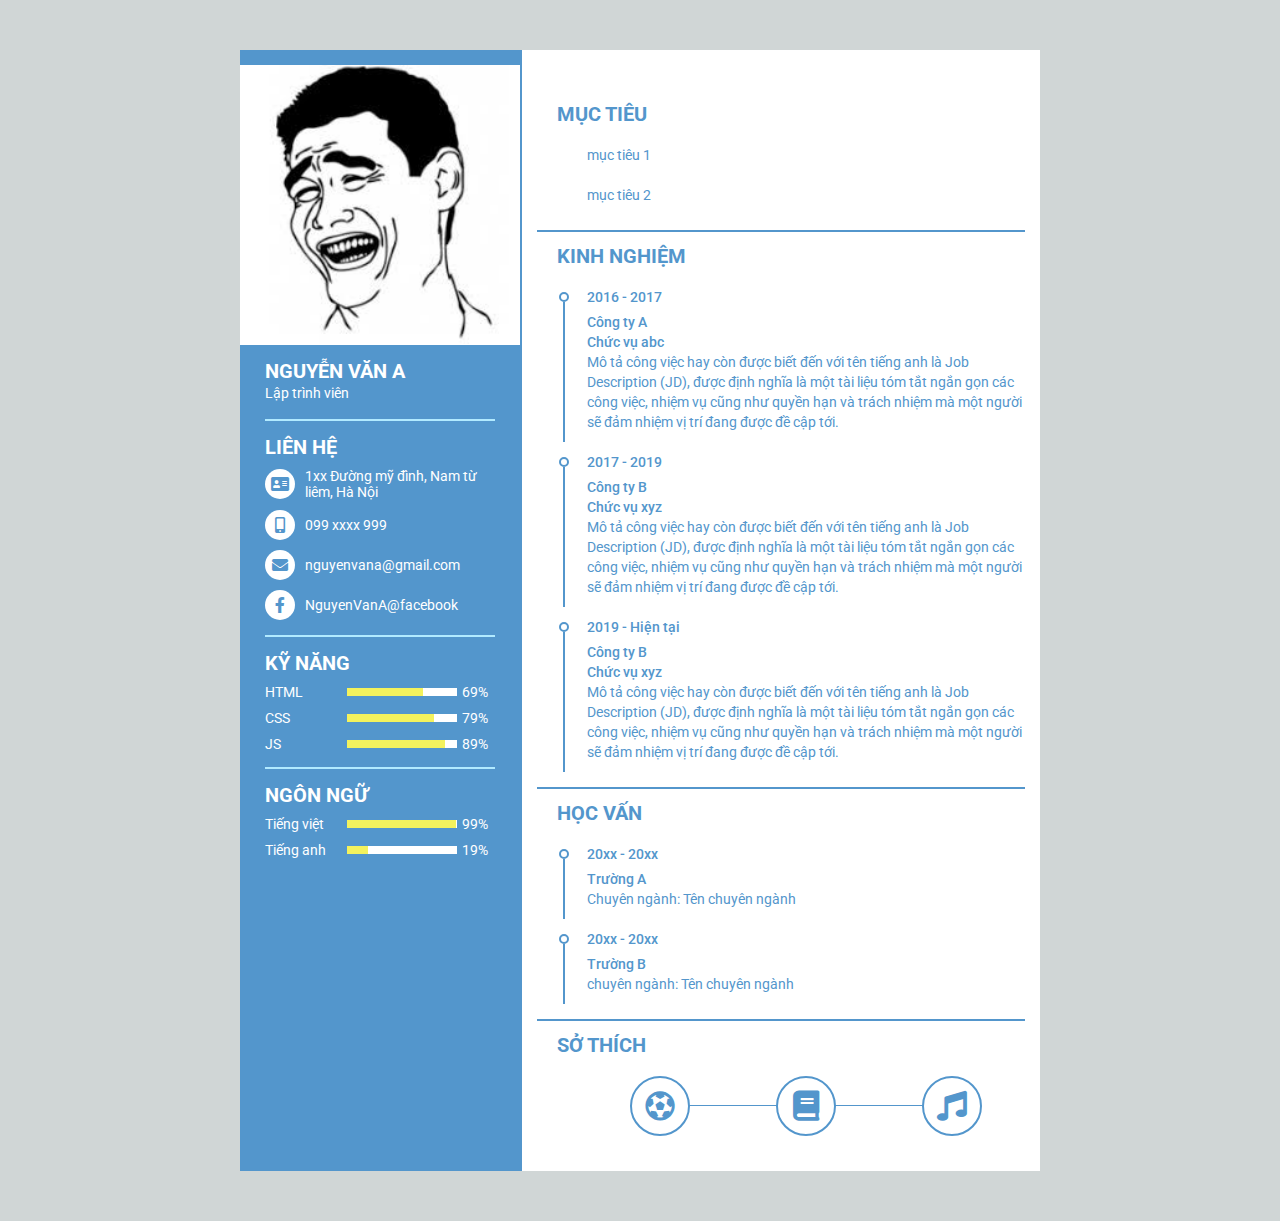
<file: CV_ca_nhan/index.html>
<!DOCTYPE html>
<html lang="en">
<head>
    <meta charset="UTF-8">
    <title>myCV</title>
    <link rel="stylesheet" href="css/main.css">
    <link rel="stylesheet" href="./fonts/fontawesome-free-5.15.1-web/css/all.min.css">
</head>
<body>
        <div class="resume">
<!--            phần khung trái-->
            <div class="resume_left">
                <div class="resume_profile">
                    <img src="img/avarta.jpg" alt="profile_pic">
                </div>
                <div class="resume_content">
                    <div class="resume_item resume_info">
                        <div class="resume_title">
                            <p class="font-size_L">Nguyễn Văn A</p>
                            <p class="font-size_M">Lập trình viên</p>
                        </div>
                    </div>
                    <div class="resume_item resume_contact">
                        <div class="resume_title">
                            <p class="font-size_L">Liên hệ</p>
                        </div>
                        <ul class="resume_item-list">
                            <li>
                                <div class="resume_icon"><i class="resume_icon-contact fas fa-address-card"></i></div>
                                <div class="font-size_M data">
                                    1xx Đường mỹ đình, Nam từ liêm, Hà Nội
                                </div>
                            </li>
                            <li>
                                <div class="resume_icon"><i class="resume_icon-contact fas fa-mobile-alt"></i></div>
                                <div class="font-size_M data">
                                    099 xxxx 999
                                </div>
                            </li>
                            <li>
                                <div class="resume_icon"><i class="resume_icon-contact fas fa-envelope"></i></div>
                                <div class="font-size_M data">
                                    nguyenvana@gmail.com
                                </div>
                            </li>
                            <li>
                                <div class="resume_icon"><i class="resume_icon-contact fab fa-facebook-f"></i></div>
                                <div class="font-size_M data">
                                    NguyenVanA@facebook
                                </div>
                            </li>
                        </ul>
                    </div>
                    <div class="resume_item resume_skills">
                        <div class="resume_title">
                            <p class="font-size_L">kỹ năng</p>
                        </div>
                        <ul class="resume_item-list">
                            <li>
                                <div class="font-size_M skill_name">
                                    HTML
                                </div>
                                <div class="skill_progress">
                                    <span class="progress_value" style="width: 69%;"></span>
                                </div>
                                <div class="font-size_M skill_per">69%</div>
                            </li>
                            <li>
                                <div class="font-size_M skill_name">
                                    CSS
                                </div>
                                <div class="skill_progress">
                                    <span class="progress_value" style="width: 79%;"></span>
                                </div>
                                <div class="font-size_M skill_per">79%</div>
                            </li>
                            <li>
                                <div class="font-size_M skill_name">
                                    JS
                                </div>
                                <div class="skill_progress">
                                    <span class="progress_value" style="width: 89%;"></span>
                                </div>
                                <div class="font-size_M skill_per">89%</div>
                            </li>
                        </ul>
                    </div>
                    <div class="resume_item resume_languages">
                        <div class="resume_title">
                            <p class="font-size_L">ngôn ngữ</p>
                        </div>
                        <ul class="resume_item-list">
                            <li>
                                <div class="font-size_M language_name">
                                    Tiếng việt
                                </div>
                                <div class="language_progress">
                                    <span class="progress_value" style="width: 99%;"></span>
                                </div>
                                <div class="font-size_M language_per">99%</div>
                            </li>
                            <li>
                                <div class="font-size_M language_name">
                                    Tiếng anh
                                </div>
                                <div class="language_progress">
                                    <span class="progress_value" style="width: 19%;"></span>
                                </div>
                                <div class="font-size_M language_per">19%</div>
                            </li>
                        </ul>
                    </div>
                </div>
            </div>
<!--            phần khung phải-->
            <div class="resume_right">
                <div class="rusume_right-item resume_target">
                    <div class="resume_right-title">
                        <span class="font-size_L">mục tiêu</span>
                    </div>
                    <ul>
                        <li class="resume_target-list">mục tiêu 1</li>
                        <li class="resume_target-list">mục tiêu 2</li>
                    </ul>
                </div>
                <div class="rusume_right-item resume_work">
                    <div class="resume_right-title">
                        <span class="font-size_L">kinh nghiệm</span>
                    </div>
                    <ul>
                        <li class="resume_work-list">
                            <div class="resume_date">2016 - 2017</div>
                            <div class="resume_work-info">
                                <span class="work__name-company">Công ty A</span> <br>
                                <span class="work__name-position">Chức vụ abc</span><br>
                                <p class="work__name-description">Mô tả công việc hay còn được biết đến với tên tiếng anh
                                    là Job Description (JD), được định nghĩa là một tài liệu tóm tắt ngắn gọn các công việc,
                                    nhiệm vụ cũng như quyền hạn và trách nhiệm mà một người sẽ đảm nhiệm vị trí đang được đề
                                    cập tới.</p>
                            </div>
                        </li>
                        <li class="resume_work-list">
                            <div class="resume_date">2017 - 2019</div>
                            <div class="resume_work-info">
                                <span class="work__name-company">Công ty B</span> <br>
                                <span class="work__name-position">Chức vụ xyz</span><br>
                                <span class="work__name-description">Mô tả công việc hay còn được biết đến với tên tiếng anh
                                    là Job Description (JD), được định nghĩa là một tài liệu tóm tắt ngắn gọn các công việc,
                                    nhiệm vụ cũng như quyền hạn và trách nhiệm mà một người sẽ đảm nhiệm vị trí đang được đề
                                    cập tới.</span>
                            </div>
                        </li>
                        <li class="resume_work-list">
                            <div class="resume_date">2019 - Hiện tại</div>
                            <div class="resume_work-info">
                                <span class="work__name-company">Công ty B</span> <br>
                                <span class="work__name-position">Chức vụ xyz</span><br>
                                <span class="work__name-description">Mô tả công việc hay còn được biết đến với tên tiếng anh
                                    là Job Description (JD), được định nghĩa là một tài liệu tóm tắt ngắn gọn các công việc,
                                    nhiệm vụ cũng như quyền hạn và trách nhiệm mà một người sẽ đảm nhiệm vị trí đang được đề
                                    cập tới.</span>
                            </div>
                        </li>
                    </ul>
                </div>
                <div class="rusume_right-item resume_education">
                    <div class="resume_right-title">
                        <span class="font-size_L">Học vấn</span>
                    </div>
                    <ul>
                        <li class="resume_education-list">
                            <div class="resume_date">20xx - 20xx</div>
                            <div class="resume_education-info">
                                <span class="education__name-uni">Trường A</span> <br>
                                <span class="education__name-majors">Chuyên ngành: Tên chuyên ngành</span><br>
                            </div>
                        </li>
                        <li class="resume_education-list">
                            <div class="resume_date">20xx - 20xx</div>
                            <div class="resume_education-info">
                                <span class="education__name-uni">Trường B</span> <br>
                                <span class="education__name-majors">chuyên ngành: Tên chuyên ngành</span><br>
                            </div>
                        </li>
                    </ul>
                </div>

                <div class="resume_right-item resume_hobby">
                    <div class="resume_right-title">
                        <span class="font-size_L">sở thích</span>
                    </div>
                    <ul class="resume_hobby-list">
                        <li class="hobby-active"><i class="hobby-icon fas fa-futbol"></i></li>
                        <li class="hobby-active"><i class="hobby-icon fas fa-book"></i></li>
                        <li class="hobby-active"><i class="hobby-icon fas fa-music"></i></li>
                    </ul>
                </div>

            </div>
        </div>
</body>
</html>
</file>
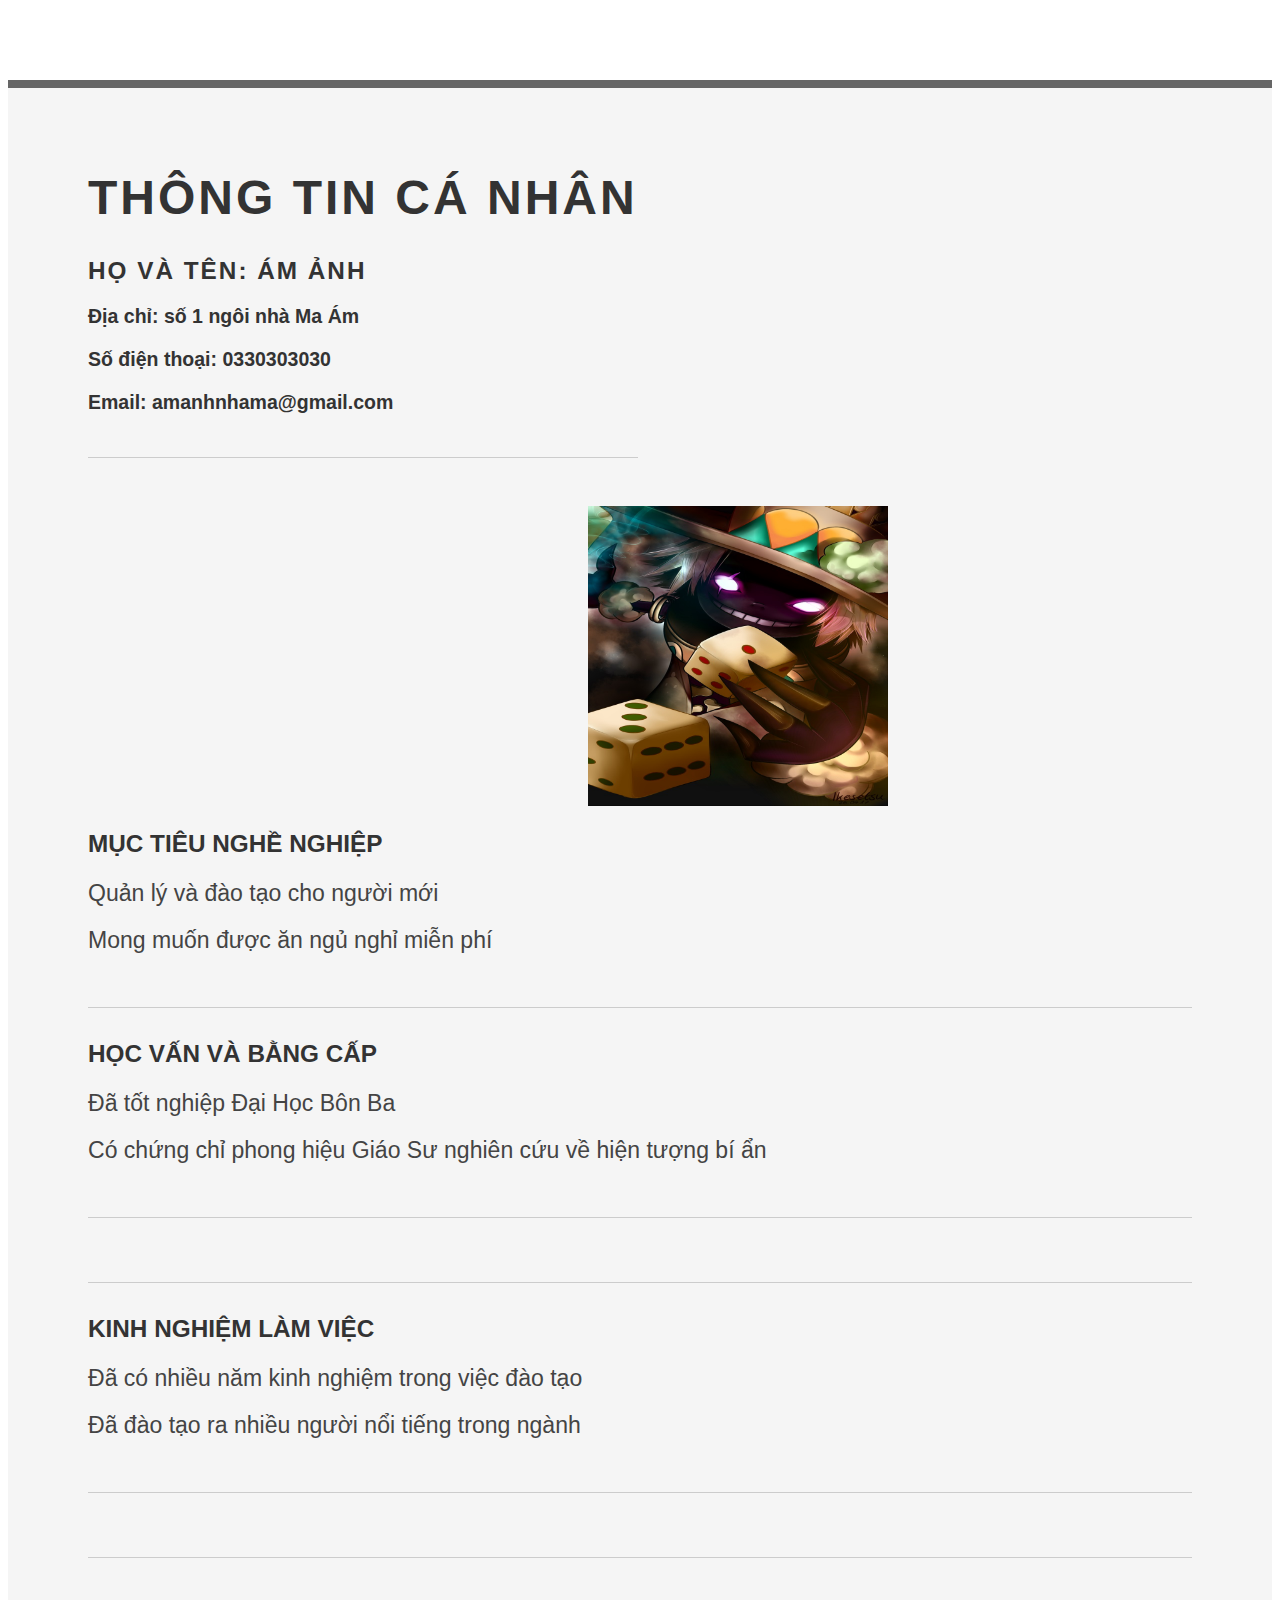
<file: C1220I1-hai_nguyen.html>
<!DOCTYPE html>
<html>
<head>
	<title>Xuân_Hải_CV</title>
	<meta charset="UTF-8">
</head>
<body>

<div id="doc2" class="yui-t7">
	<div id="inner">

		<div id="hd" style="display: inline-block">
			<div class="yui-gc">
				<div class="yui-u first">
					<h1>THÔNG TIN CÁ NHÂN</h1>
					<h2>Họ và tên: Ám Ảnh</h2>
				</div>
				<div>
					<div class="contact-info">
						<h3>Địa chỉ: số 1 ngôi nhà Ma Ám</h3>
						<h3>Số điện thoại: 0330303030</h3>
						<h3>Email: amanhnhama@gmail.com</h3>
					</div>
				</div>
			</div>
		</div>
		<img src="C1220I1-hai_nguyen.jpg" width="300px" height="300px" class="anh">
		<div id="bd">
			<div>
				<div>

					<div class="yui-gf">
						<div class="yui-u first">
							<h2>MỤC TIÊU NGHỀ NGHIỆP</h2>
						</div>
						<div class="yui-u">
							<p class="enlarge">
								Quản lý và đào tạo cho người mới
							</p>
							<p class="enlarge">
								Mong muốn được ăn ngủ nghỉ miễn phí
							</p>
						</div>
					</div>

					<div class="yui-gf">
						<div class="yui-u first">
							<h2>HỌC VẤN VÀ BẰNG CẤP</h2>
						</div>
						<div class="yui-gf">
							<div class="yui-u">
								<p class="enlarge">
									Đã tốt nghiệp Đại Học Bôn Ba
								</p>
								<p class="enlarge">
									Có chứng chỉ phong hiệu Giáo Sư nghiên cứu về hiện tượng bí ẩn
								</p>
							</div>
						</div>
					</div>
					<div class="yui-gf">
						<div class="yui-u first">
							<h2>KINH NGHIỆM LÀM VIỆC</h2>
						</div>
						<div class="yui-gf">
							<div class="yui-u">
								<p class="enlarge">
									Đã có nhiều năm kinh nghiệm trong việc đào tạo
								</p>
								<p class="enlarge">
									Đã đào tạo ra nhiều người nổi tiếng trong ngành
								</p>
							</div>
						</div>
					</div>
						</div>
					</div>
				</div>
			</div>
		</div>
	</div>
</div>
</body>
</html>
<style>
	body {
		font-family: Arial;
		color: #444; }
	#inner { padding: 10px 80px;
		margin: 80px auto;
		background: #f5f5f5;
		border: solid #666;
		border-width: 8px 0 2px 0; }
	.yui-gf { margin-bottom: 2em;
		padding-bottom: 2em;
		border-bottom: 1px solid #ccc; }
	#hd { margin: 2.5em 0 3em 0;
		padding-bottom: 1.5em;
		border-bottom: 1px solid #ccc }
	#hd h2 { text-transform: uppercase;
		letter-spacing: 2px; }
	#bd, #ft { margin-bottom: 2em; }
	#hd h1 { font-size: 48px;
		text-transform: uppercase;
		letter-spacing: 3px; }
	h2 { font-size: 152% }
	h3{ font-size: 122%; }
	h1, h2, h3{ color: #333; }
	p { font-size: 100%;
		line-height: 18px;
		padding-right: 3em; }
	p.enlarge { font-size: 144%;
		padding-right: 6.5em;
		line-height: 24px; }
	p.enlarge span { color: #000 }
	.anh{
		margin-left: 500px;
	}
</style>
</file>
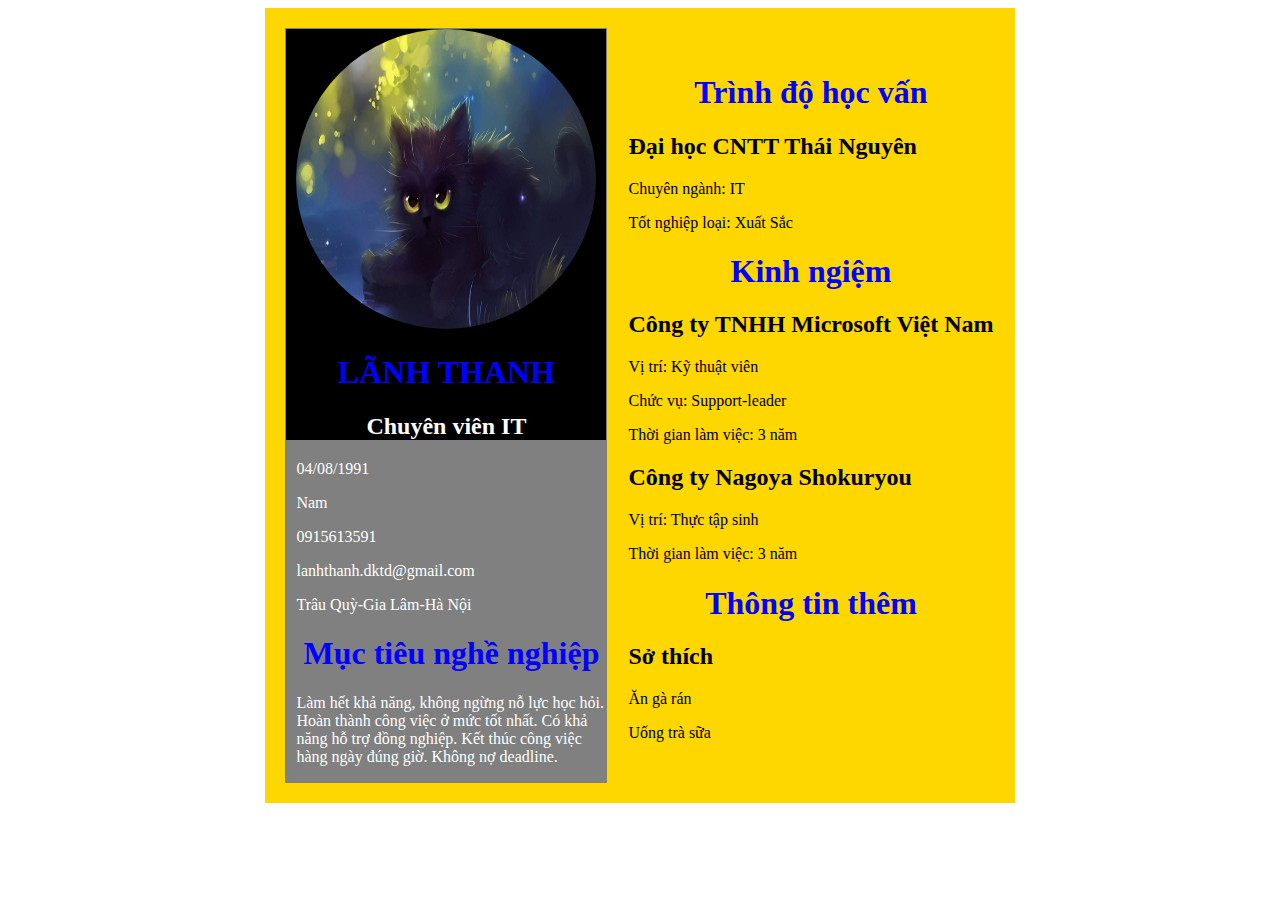
<file: CV.html>
<!DOCTYPE html>
<html lang="en">
<head>
    <meta charset="UTF-8">
    <title>CV</title>
    <style>
        h1{
            color: blue;
            text-align: center;
        }
        td img{
            margin-left: 10px;
        }
        table{
            margin: auto;
            border-spacing: 20px;
            background-color: gold;
        }
    </style>
</head>
<body>
<table>
    <tr>
        <td style="width: 320px; background-color: gray; margin-top: 0px">
            <div style="background-color: black">
                <img src="avatar.jpg" alt="avatar" STYLE="width: 300px;height: 300px; border-radius: 50%" style="">
                <h1>LÃNH THANH</h1>
                <h2 style="color: white; text-align: center">Chuyên viên IT</h2>
            </div>
            <div style="background-color: gray; color: white; margin-left: 10px">
                <p>04/08/1991</p>
                <p>Nam</p>
                <p>0915613591</p>
                <p>lanhthanh.dktd@gmail.com</p>
                <p>Trâu Quỳ-Gia Lâm-Hà Nội</p>
                <h1>Mục tiêu nghề nghiệp</h1>
                <p>
                    Làm hết khả năng, không ngừng nỗ lực học hỏi.
                    Hoàn thành công việc ở mức tốt nhất.
                    Có khả năng hỗ trợ đồng nghiệp.
                    Kết thúc công việc hàng ngày đúng giờ.
                    Không nợ deadline.
                </p>
            </div>
        </td>
        <td style="">
        <div>
            <h1>Trình độ học vấn</h1>
            <h2>Đại học CNTT Thái Nguyên</h2>
            <p>Chuyên ngành: IT</p>
            <p>Tốt nghiệp loại: Xuất Sắc</p>
        </div>
        <div>
            <h1>Kinh ngiệm</h1>
            <h2>Công ty TNHH Microsoft Việt Nam</h2>
            <p>Vị trí: Kỹ thuật viên</p>
            <p>Chức vụ: Support-leader</p>
            <p>Thời gian làm việc: 3 năm</p>
            <h2>Công ty Nagoya Shokuryou</h2>
            <p>Vị trí: Thực tập sinh</p>
            <p>Thời gian làm việc: 3 năm</p>
        </div>
        <div>
            <h1>Thông tin thêm</h1>
            <h2>Sở thích</h2>
            <p>Ăn gà rán</p>
            <p>Uống trà sữa</p>
        </div>
    </td>
    </tr>

</table>
</body>
</html>
</file>
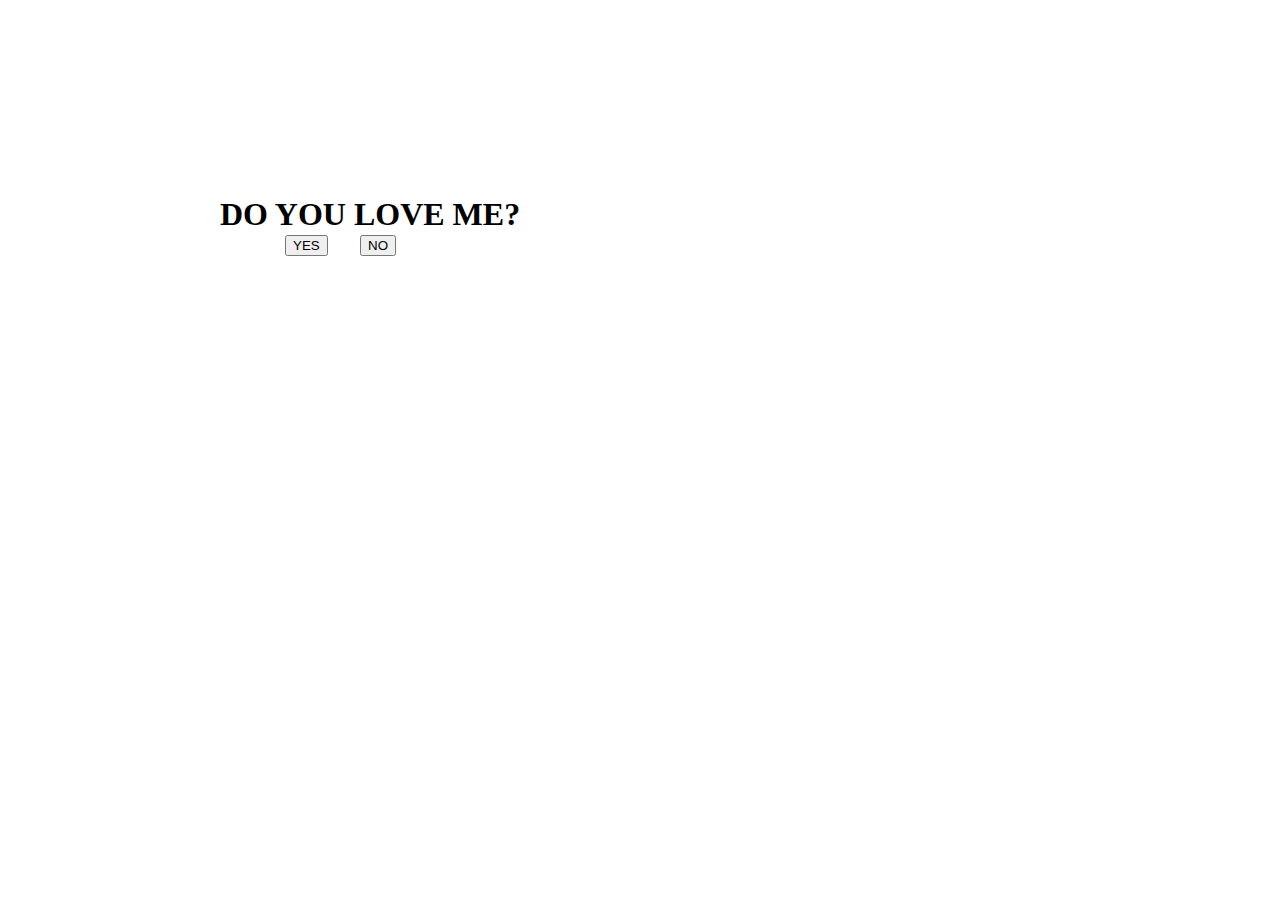
<file: DoYouLoveMe.html>
<!DOCTYPE html>
<html lang="en">
<head>
    <meta charset="UTF-8">
    <title>Do You Love Me?</title>
</head>
<body>
<h1 style="position: absolute; left: 220px; top: 175px">DO YOU LOVE ME?</h1>
<input type="button" id="nutYes" value="YES" onclick="yesclick()" style="position: absolute;left: 285px;top: 235px">
<input type="button" id="nutNo" value="NO" onmouseover="noHover()" style="position: absolute;left: 360px;top: 235px">
<script>
    function yesclick(){
        alert('Yes,You choose right!')
    }
    function noHover(){
        let x = Math.round(Math.random() * window.innerWidth);
        let y = Math.round(Math.random() * window.innerHeight);
        document.getElementById('nutNo').style.left = x +'px';
        document.getElementById('nutNo').style.top = y + 'px';
    }
</script>
</body>
</html>
</file>
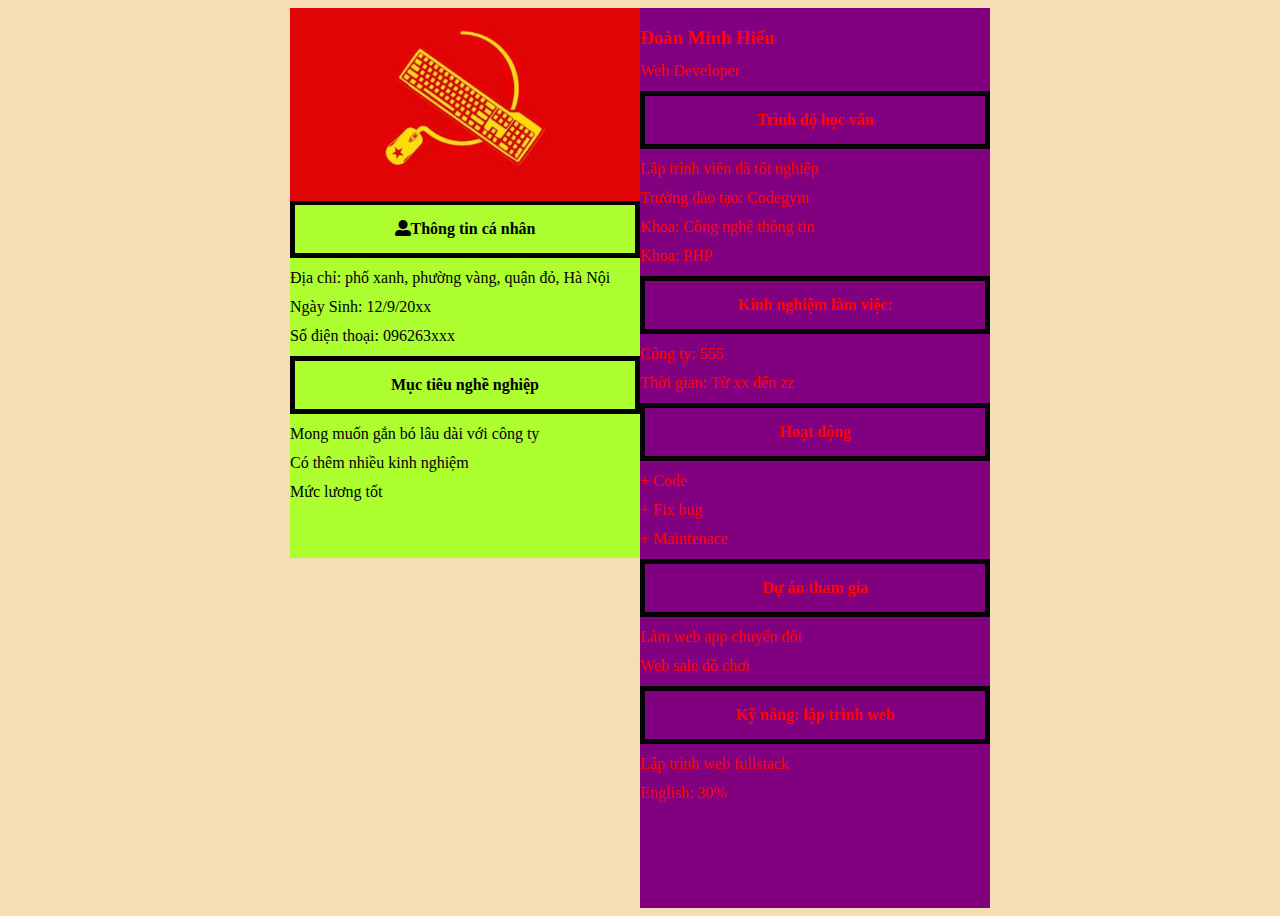
<file: hieu-c1220i1/bai1.html>
<!DOCTYPE html>
<html lang="en">
<head>
    <meta charset="UTF-8">
    <link rel="stylesheet" href="https://cdnjs.cloudflare.com/ajax/libs/font-awesome/5.15.1/css/all.min.css">
    <title>Sơ yếu lí lịch</title>
    <link rel="stylesheet" href="cv.css">
</head>
<body style="background-color: wheat">
<div class="bt">
    <div class="b1">
        <img src="image/comunismo_digital_fiestoforo.jpg">
        <p class="vien"><i class="fas fa-user-alt"></i>Thông tin cá nhân</p>
        <p>Địa chỉ: phố xanh, phường vàng, quận đỏ, Hà Nội</p>
        <p>Ngày Sinh: 12/9/20xx</p>
        <p>Số điện thoại: 096263xxx</p>
        <p class="vien">Mục tiêu nghề nghiệp</p>
        <p>Mong muốn gắn bó lâu dài với công ty</p>
        <p>Có thêm nhiều kinh nghiệm</p>
        <p>Mức lương tốt</p>
    </div>
    <div class="b2">
        <h3>Đoàn Minh Hiếu</h3>
        <p>Web Developer</p>
        <p class="vien">Trình độ học vấn</p>
               <p>Lập trình viên đã tốt nghiệp</p>
               <p>Trường đào tạo: Codegym</p>
               <p>Khoa: Công nghệ thông tin</p>
               <p>Khoa: PHP</p>
        <p class="vien">Kinh nghiệm làm việc:</p>
              <p>Công ty: 555</p>
              <p>Thời gian: Từ xx đến zz</p>
        <p class="vien">Hoạt động</p>
              <p>+ Code</p>
              <p>+ Fix bug</p>
              <p>+ Maintenace</p>
        <p class="vien">Dự án tham gia</p>
             <p>Làm web app chuyển đổi</p>
             <p>Web sale đồ chơi</p>
        <p class="vien">Kỹ năng: lập trình web</p>
             <p>Lập trình web fullstack</p>
             <p>English: 30%</p>
    </div>
</div>
</body>
</html>
</file>
<file: CV_ca_nhan/css/main.css>
@import url('https://fonts.googleapis.com/css2?family=Roboto:ital,wght@0,400;0,500;0,700;1,400&display=swap');

*{
    margin: 0;
    padding: 0;
    box-sizing: inherit;
    list-style: none;
}

html{
    font-size: 62.5%;
    line-height: 1.6rem;
    font-family: 'Roboto', sans-serif;
    box-sizing: border-box;
}
/*khi co nho man hinh thi khong bi nat*/
.grip{
    max-width: 100%;
    margin: 0 auto;
}

body{
    background: #d0d6d6;
}

.resume{
    width: 800px;
    display: flex;
    margin: 50px auto;
    min-width: 280px;
}
.resume_left{
    width: 280px;
    background-color: #5396cc;
    flex: 1;
}

.resume_profile{
    width: 100%;
    height: 280px;
    /*margin-top: 40px;*/
}
.resume_profile img{
    width: 100%;
    height: 100%;
}
.resume_content{
    padding: 0 25px;
}
.font-size_L{
    font-size: 2rem;
    font-weight: 700;
    /*tat ca chữ được viết hoa*/
    text-transform: uppercase;
}
.font-size_M{
    font-size: 1.4rem;
    font-weight: 400;
}
.resume_title{
    line-height: 2.2rem;
}
.resume_left, .resume_item{
    padding: 15px 0;
    border-bottom: 2px solid #b1eaff;
}

.resume_left,.resume_item:last-child{
    border: none;
}
.resume_left ul li{
    display: flex;
    align-items: center;
    margin-bottom: 10px;
}

.resume_left ul li:last-child{
    margin-bottom: 0;
}
.resume_content{
    color: white;
}
.resume_contact,
.resume_languages,
.resume_skills,
.resume_info{
    color: white;
}
.resume_icon{
    min-width: 30px;
    width: 30px;
    height: 30px;
    background-color: #ffffff;
    color: #5396cc;
    display: flex;
    border-radius: 50% 50%;
}

.resume_icon-contact{
    font-size: 1.6rem;
    margin: auto;
}
.data{
    margin-left: 10px;
}

.resume_item-list{
    padding-top: 10px;
}
.skill_name,
.language_name{
    font-size: 1.4rem;
    width: 35%;
}
.skill_progress,
.language_progress{
    width: 50%;
    height: 8px;
    margin: 0 5px;
    background-color: #ffffff;
    position: relative;
}

.skill_per,
.language_per{
    width: 15%;
}

.progress_value{
    position: absolute;
    top: 0;
    left: 0;
    height: 100%;
    background-color: #f3f25d;
}

   /*khung ben phai*/
.resume_right{
    width: 520px;
    background-color: #fff;
    padding:40px 15px 20px 15px;
    color: #5396cc;
    font-size: 1.4rem;
    line-height: 1.8rem;
    border-left: 2px solid #5396cc;
}
.rusume_right-item{
    border-bottom: 2px solid #5396cc;
    padding: 15px 0;
}
.resume_right-title{
    margin-bottom: 10px;
    margin-left: 20px;
}

.resume_education-list,
.resume_work-list,
/*.resume_hobby-list,*/
.resume_target-list{
    padding: 10px 0 10px 50px;
    line-height: 2rem;
    position: relative;
    overflow: hidden;
}
.resume_date{
    font-weight: 500;
    padding-bottom: 5px;
}
.resume_hobby{
    padding: 15px 0;
    /*margin-bottom: 15px;*/
}

.resume_hobby-list{
    padding: 10px 0 0 50px;
    position: relative;
    display: inline-flex;
    width: 100%;
    justify-content: space-around;
    font-size: 3rem;
    /*margin-top: 25px;*/
}

.work__name-company,
.work__name-position,
.education__name-uni{
    font-weight: 500;
    padding-bottom: 10px;
}
.resume_education-list:before,
.resume_work-list:before{
    content: "";
    position: absolute;
    top: 15px;
    left: 22px;
    width: 6px;
    height: 6px;
    border-radius: 50%;
    border: 2px solid #5396cc;
}

.resume_education-list:after,
.resume_work-list:after{
    content: "";
    position: absolute;
    top: 25px;
    left: 26px;
    width: 2px;
    height: 156px;
    background-color: #5396cc;
}
.hobby-active{
    width: 60px;
    height: 60px;
    border: 2px solid #5396cc;
    border-radius: 50%;
    background-color: white;
    display: flex;
    position: relative;
}
.hobby-icon{
    margin: auto;
}

.hobby-active:after{
    content: "";
    position: absolute;
    top: 27px;
    left: 56px;
    width: 90px;
    height: 1px;
    background-color: #5396cc;
}
.hobby-active:last-child:after{
    display: none;
}
</file>
<file: hieu-c1220i1/cv.css>
.bt {
    width: 700px;
    height: 900px;
    margin: 0 auto;
    display: flex;
}

.b1 {
    background-color: greenyellow;
    width: 50%;
    height: 550px;
    animation-name: key1;
    animation-duration: 10s;
    animation-iteration-count: infinite;
}

.b2 {
    width: 50%;
    background-color: purple;
    color: red;
    animation-name: key2;
    animation-duration: 10s;
    animation-iteration-count: infinite;
    animation-delay: 2s;
}

.vien {
    border: 5px black solid;
    padding: 15px;
    text-align: center;
    font-weight: bold;
}

p {
    margin-top: -5px;
}

img {
    width: 100%;
}

.fas fa-user-alt {
    border-radius: 50%;
    margin-left: 5px;
}

@keyframes key1 {
    0% {
        background-color: white
    }
    33% {
        background-color: greenyellow
    }
    66% {
        background-color: yellow
    }
    100% {
        background-color: red;
        color: white;
    }
}

@keyframes key2 {
    0%{background-color: white;}
    33%{background-color: purple; color: white}
    66%{background-color: blue; color: white}
    100%{background-color: gainsboro}
}
</file>
